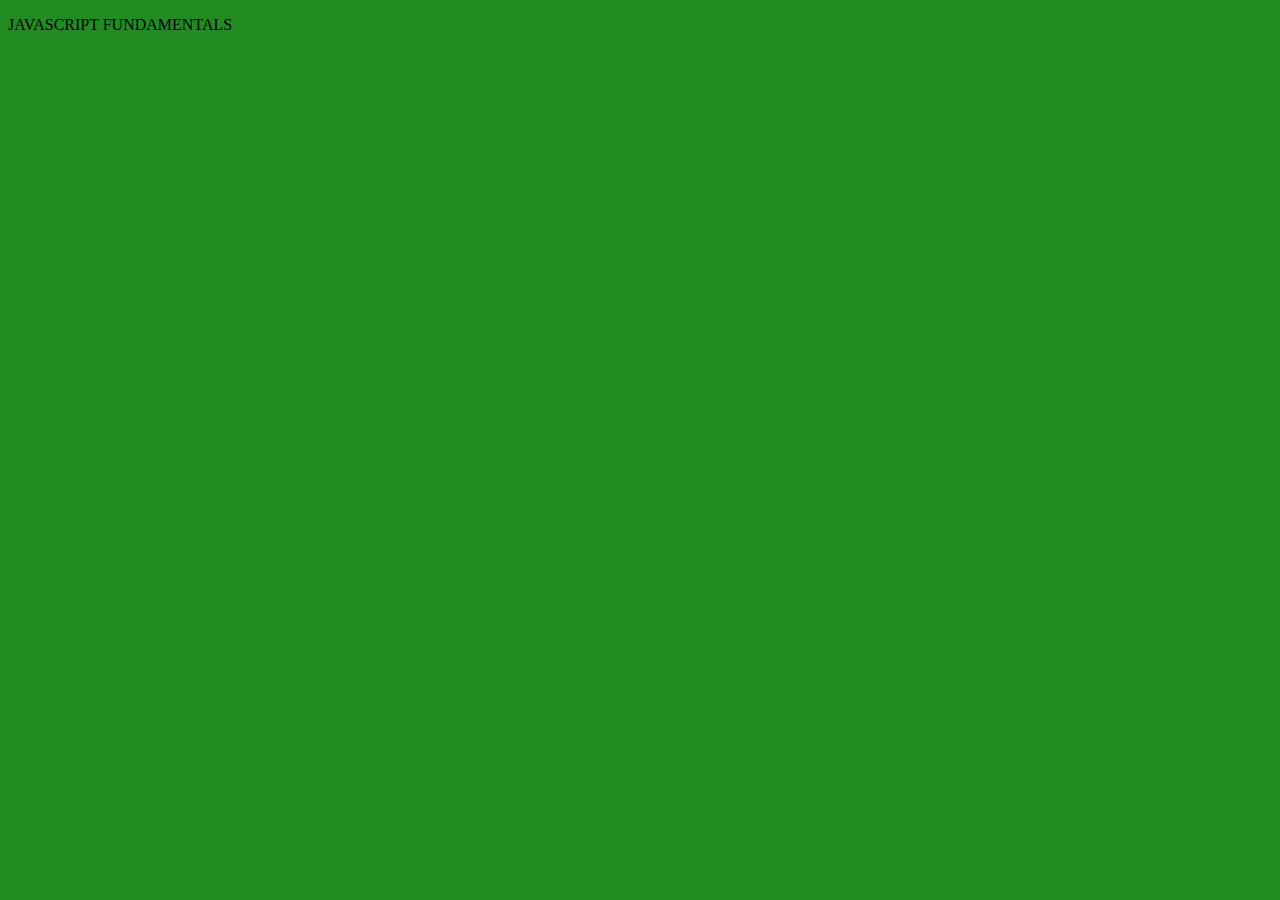
<file: index.html>
<!DOCTYPE html>
<html lang="en">
<head>
    <meta charset="UTF-8">
    <meta http-equiv="X-UA-Compatible" content="IE=edge">
    <meta name="viewport" content="width=device-width, initial-scale=1.0">
    <title>Document</title>
    <link rel="stylesheet" href="style.css">
    <script src="javascript.js"></script>
</head>
<body>
    <p>JAVASCRIPT FUNDAMENTALS</p>
</body>
</html>
</file>
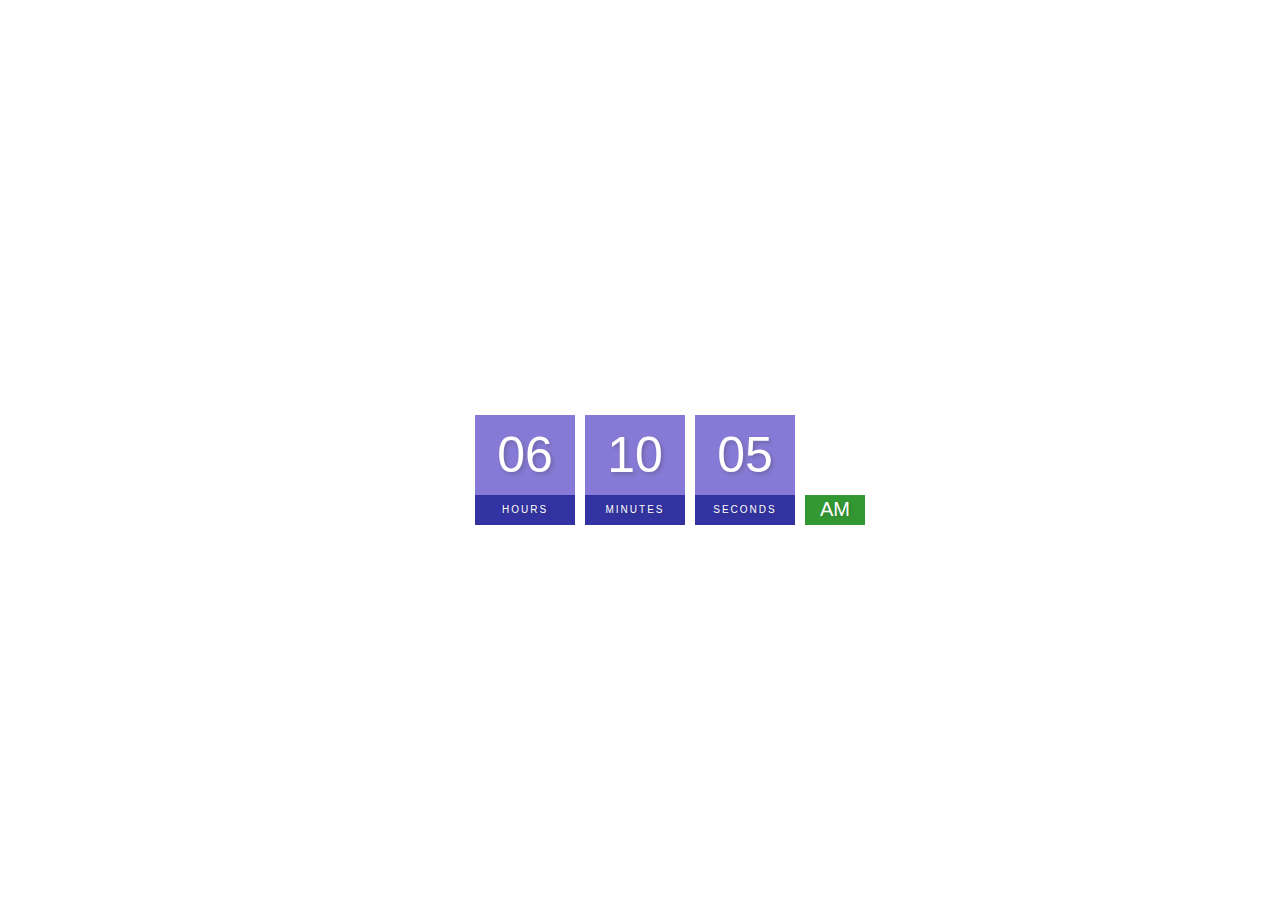
<file: Digital Clock/index.html>
<!DOCTYPE html>
<html lang="en">
  <head>
    <meta charset="UTF-8" />
    <meta http-equiv="X-UA-Compatible" content="IE=edge" />
    <meta name="viewport" content="width=device-width, initial-scale=1.0" />
    <title>Digital Clock</title>
    <link rel="stylesheet" href="style.css" />
  </head>
  <body>
    <h2>Digital Clock</h2>
    <div class="clock">
      <div>
        <span id="hour">00</span>
        <span class="text">Hours</span>
      </div>
      <div>
        <span id="minutes">00</span>
        <span class="text">Minutes</span>
      </div>
      <div>
        <span id="seconds">00</span>
        <span class="text">Seconds</span>
      </div>
      <div>
        <span id="ampm">AM</span>
      </div>
    </div>
    <script src="index.js"></script>
  </body>
</html>
</file>
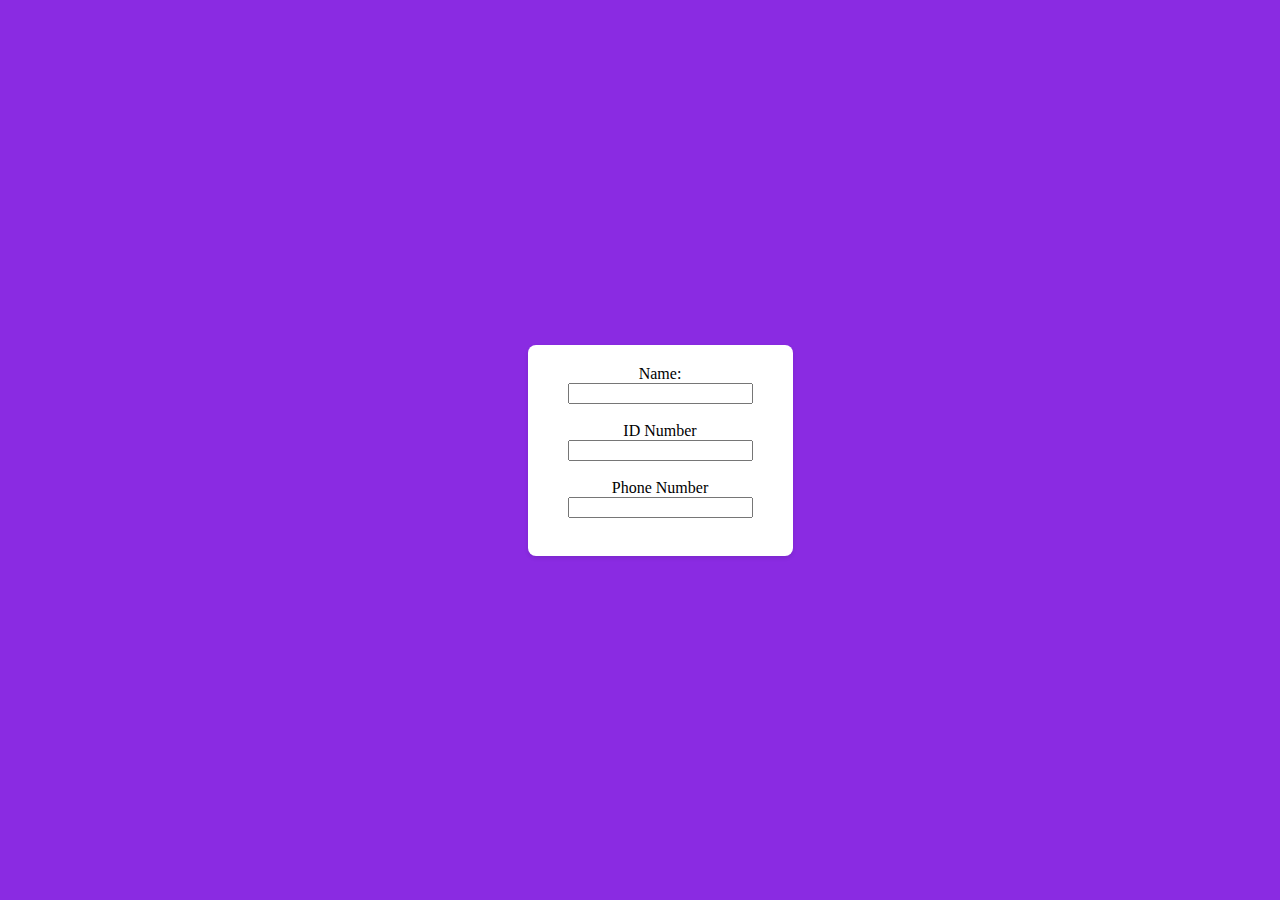
<file: E-Housing/index.html>
<!DOCTYPE html>
<html lang="en">
  <head>
    <meta charset="UTF-8" />
    <meta name="viewport" content="width=device-width, initial-scale=1.0" />
    <link rel="stylesheet" href="style.css" />
    <title>Document</title>
  </head>
  <body>
    <form class="form">
      <div class="register">
        <label>Name:</label><input type="text" /><br />
        <label>ID Number</label><input type="number" /><br />
        <label>Phone Number</label><input type="number" /><br />
      </div>
    </form>
    <script src="script.js"></script>
  </body>
</html>
</file>
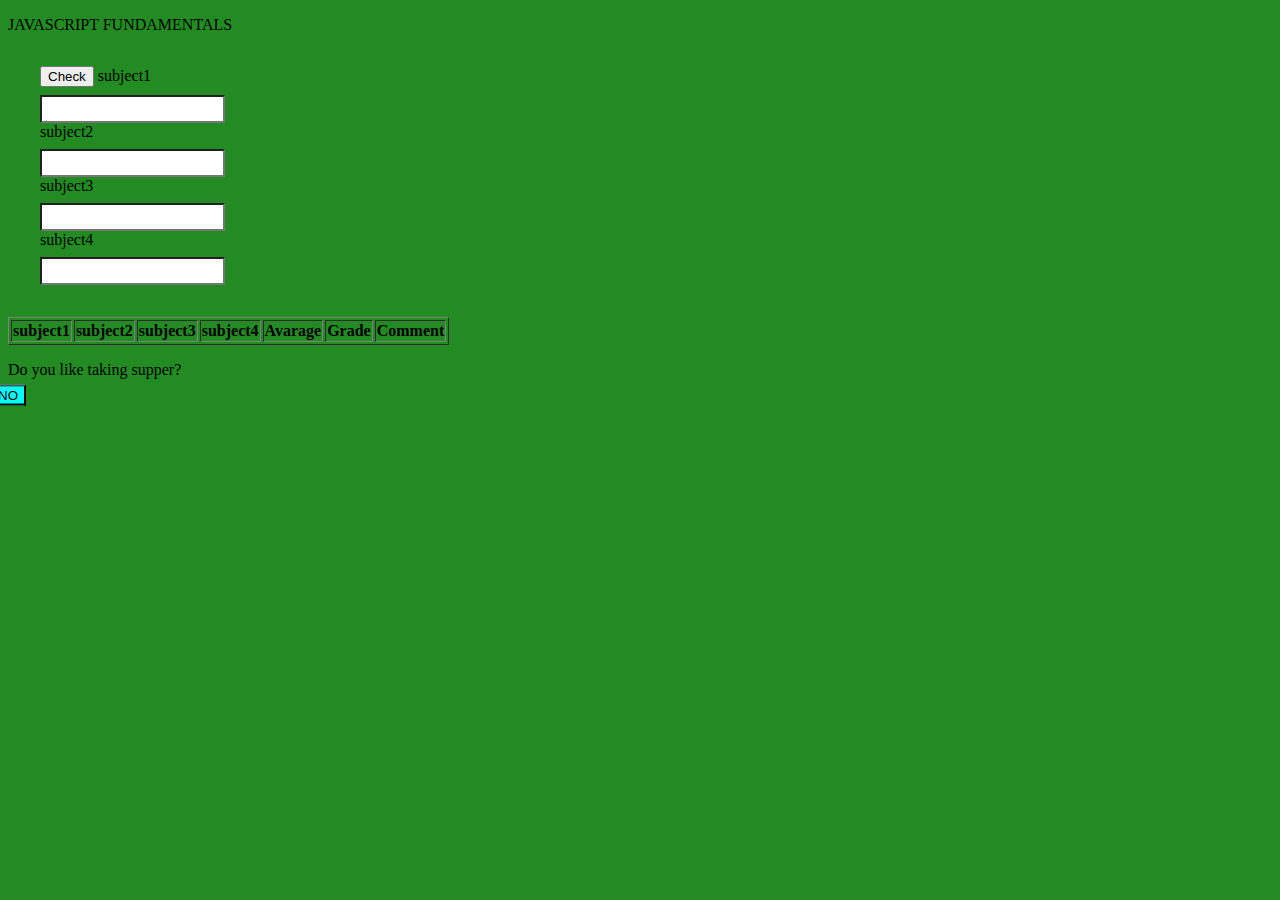
<file: Fundamentals-2/index.html>
<!DOCTYPE html>
<html lang="en">
  <head>
    <meta charset="UTF-8" />
    <meta http-equiv="X-UA-Compatible" content="IE=edge" />
    <meta name="viewport" content="width=device-width, initial-scale=1.0" />
    <title>Document</title>
    <link rel="stylesheet" href="style.css" />
    <script src="javascript.js"></script>
  </head>
  <body>
    <p>JAVASCRIPT FUNDAMENTALS</p>
    <div class="input">
      <button onclick="calcMarks()">Check</button>
      <label>subject1</label><input type="number" class="text" id="subject1" />
      <label>subject2</label><input type="number" class="text" id="subject2" />
      <label>subject3</label><input type="number" class="text" id="subject3" />
      <label>subject4</label><input type="number" class="text" id="subject4" />
    </div>
    <div>
      <table id="resultTable" border="1">
        <tr>
          <th>subject1</th>
          <th>subject2</th>
          <th>subject3</th>
          <th>subject4</th>
          <th>Avarage</th>
          <th>Grade</th>
          <th>Comment</th>
        </tr>
      </table>
    </div>
    <p>Do you like taking supper?</p>
    <p class="show hidden">I knew it</p>
    <button class="No" onclick="moveButton()">NO</button>
  </body>
</html>
</file>
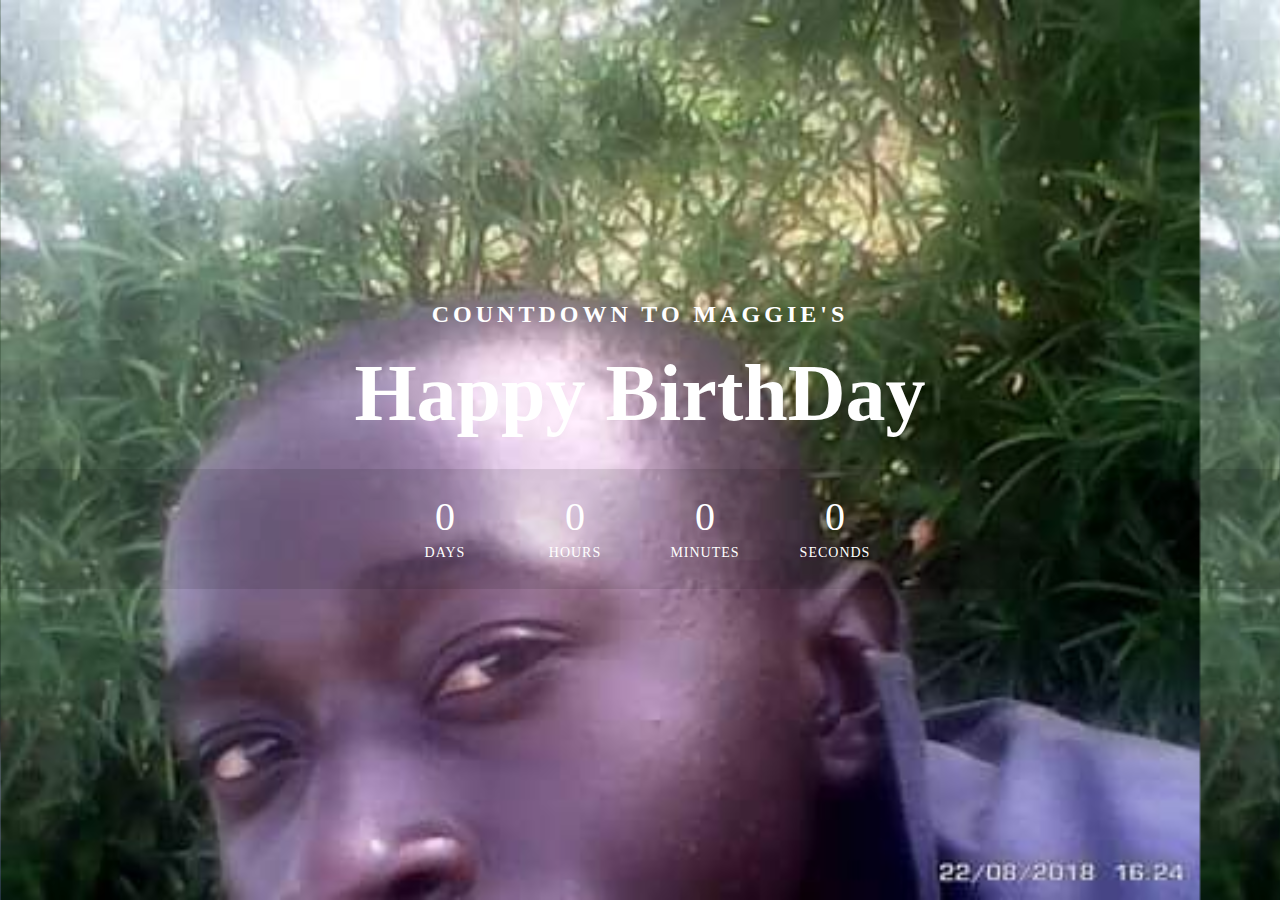
<file: Maggie/index.html>
<!DOCTYPE html>
<html lang="en">
  <head>
    <meta charset="UTF-8" />
    <meta http-equiv="X-UA-Compatible" content="IE=edge" />
    <meta name="viewport" content="width=device-width, initial-scale=1.0" />
    <title>New Year Countdown</title>
    <link rel="stylesheet" href="style.css" />
  </head>
  <body>
    <h2>Countdown to Maggie's</h2>
    <div class="year">Happy BirthDay</div>
    <div class="countdown">
      <div id="day">00</div>
      <div id="hour">00</div>
      <div id="minute">00</div>
      <div id="second">00</div>
    </div>
    <script src="index.js"></script>
  </body>
</html>
</file>
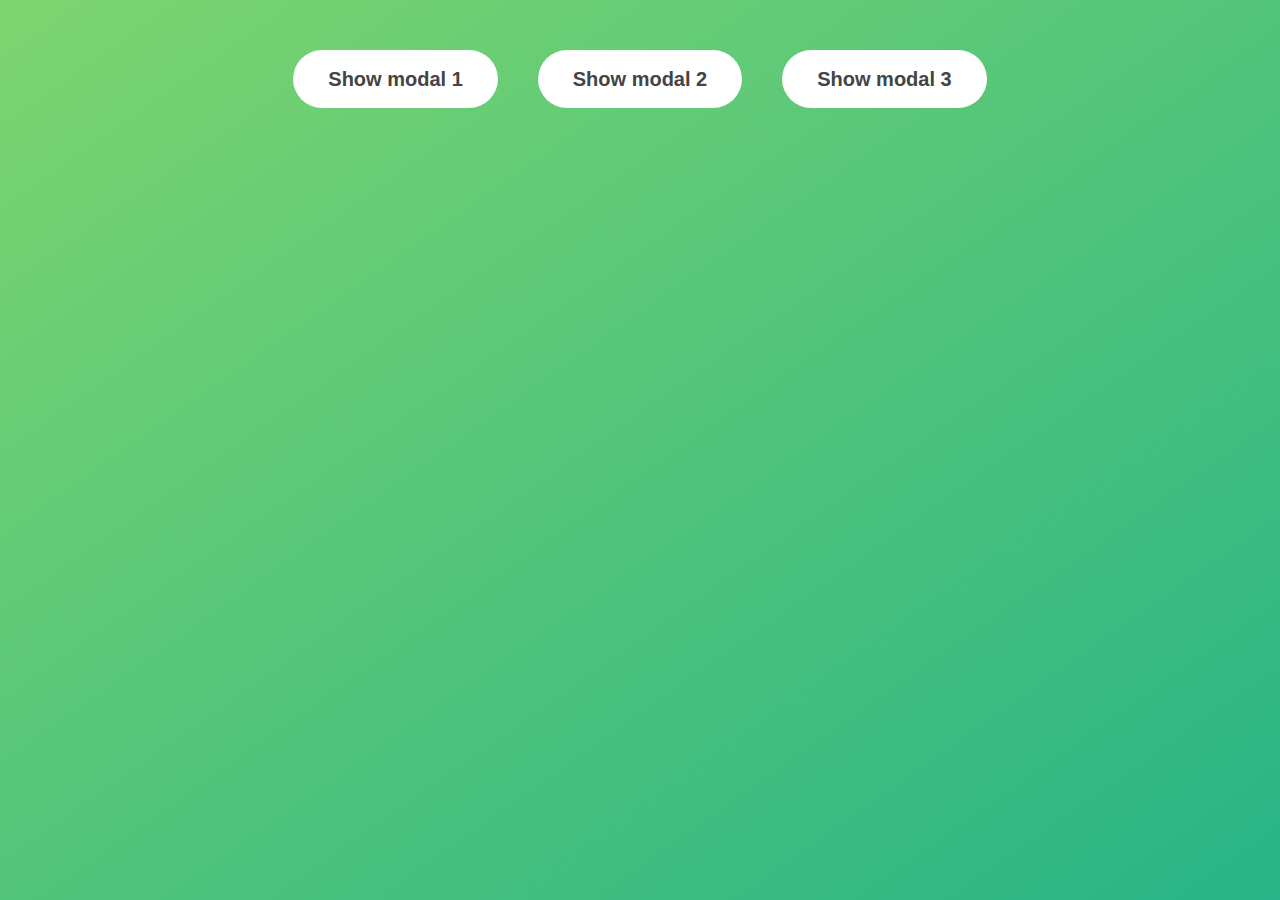
<file: Modal-window/index.html>
<!DOCTYPE html>
<html lang="en">
  <head>
    <meta charset="UTF-8" />
    <meta name="viewport" content="width=device-width, initial-scale=1.0" />
    <meta http-equiv="X-UA-Compatible" content="ie=edge" />
    <link rel="stylesheet" href="style.css" />
    <title>Modal window</title>
  </head>
  <body>
    <button class="show-modal">Show modal 1</button>
    <button class="show-modal">Show modal 2</button>
    <button class="show-modal">Show modal 3</button>

    <div class="modal hidden">
      <button class="close-modal">&times;</button>
      <h1>I'm a modal window 😍</h1>
      <p>
        Lorem ipsum dolor sit amet, consectetur adipisicing elit, sed do eiusmod
        tempor incididunt ut labore et dolore magna aliqua. Ut enim ad minim
        veniam, quis nostrud exercitation ullamco laboris nisi ut aliquip ex ea
        commodo consequat. Duis aute irure dolor in reprehenderit in voluptate
        velit esse cillum dolore eu fugiat nulla pariatur. Excepteur sint
        occaecat cupidatat non proident, sunt in culpa qui officia deserunt
        mollit anim id est laborum.
      </p>
    </div>
    <div class="overlay hidden"></div>

    <script src="script.js"></script>
  </body>
</html>
</file>
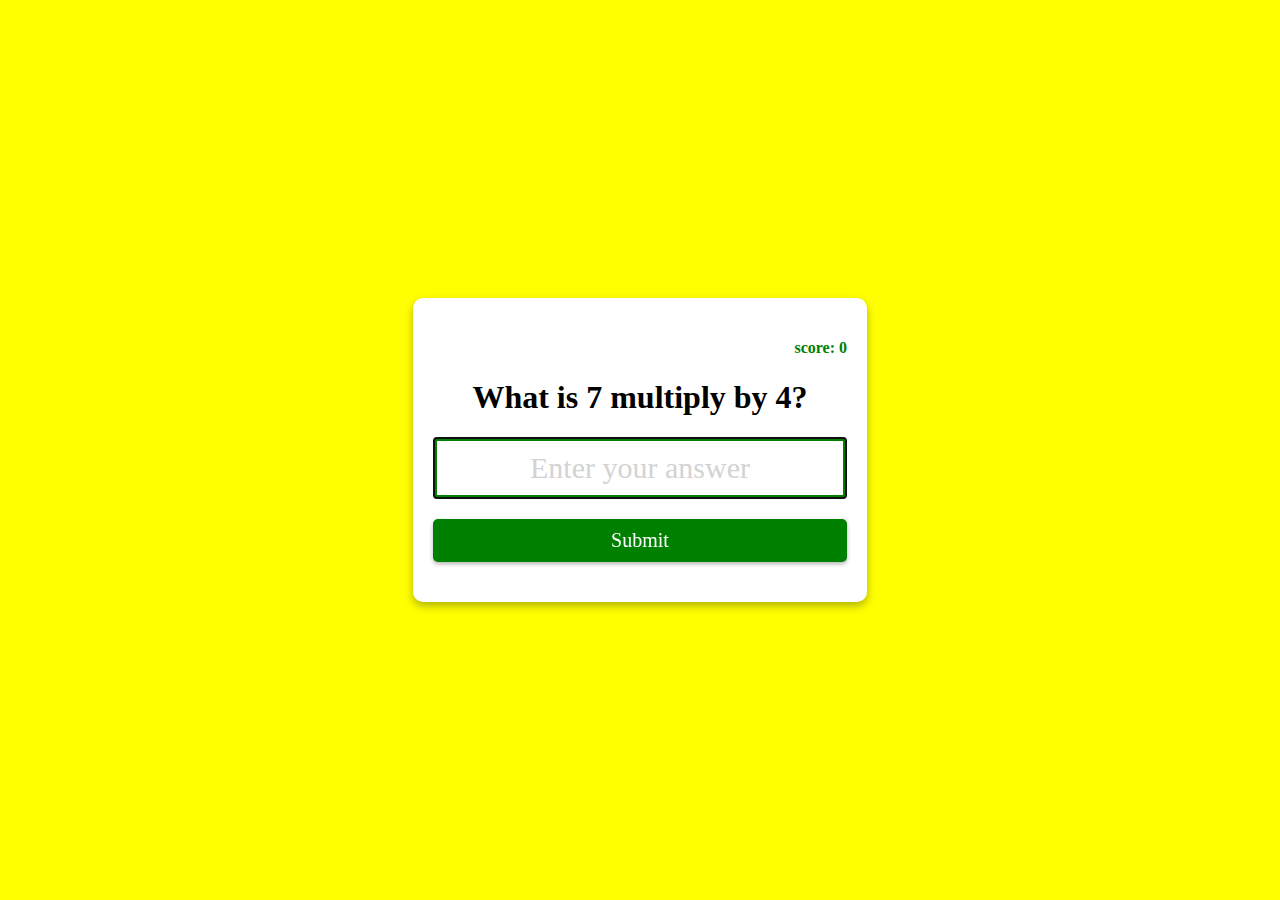
<file: Multiplication-App/index.html>
<!DOCTYPE html>
<html lang="en">
  <head>
    <meta charset="UTF-8" />
    <meta http-equiv="X-UA-Compatible" content="IE=edge" />
    <meta name="viewport" content="width=device-width, initial-scale=1.0" />
    <title>Multiplication App</title>
    <link rel="stylesheet" href="style.css" />
  </head>
  <body>
    <form class="form" id="form">
      <h4 class="score" id="score">score: 0</h4>
      <h1 id="question">What is 1 multiply by 1?</h1>
      <input
        type="text"
        class="input"
        id="input"
        placeholder="Enter your answer"
        autofocus
        autocomplete="off"
      />
      <button type="submit" class="btn">Submit</button>
    </form>
    <script src="index.js"></script>
  </body>
</html>
</file>
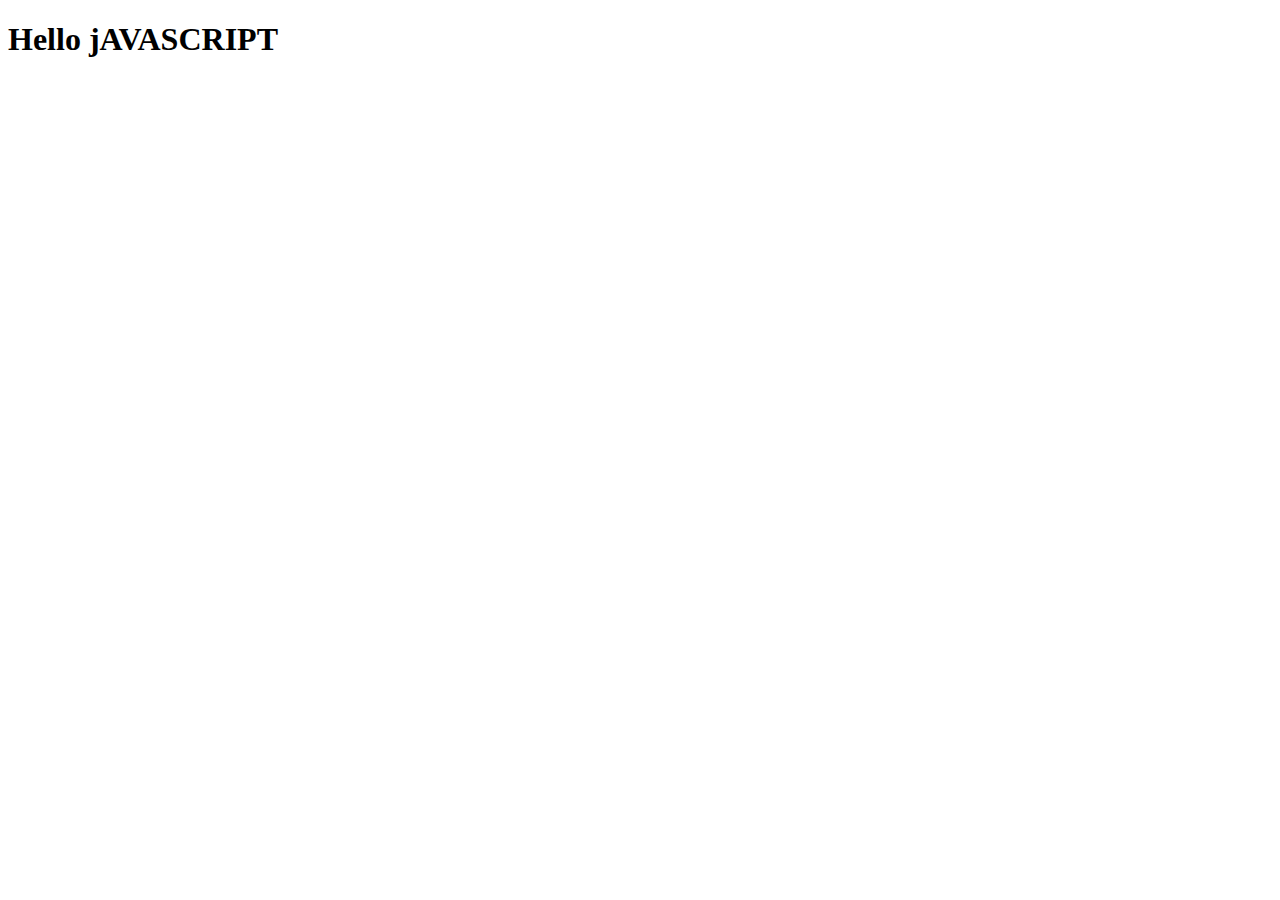
<file: OOP(Prototype)/index.html>
<!DOCTYPE html>
<html lang="en">
<head>
    <meta charset="UTF-8">
    <meta http-equiv="X-UA-Compatible" content="IE=edge">
    <meta name="viewport" content="width=device-width, initial-scale=1.0">
    <title>Document</title>
</head>
<body>
    <h1>Hello jAVASCRIPT</h1>
    <script src="hello.js"></script>
</body>
</html>
</file>
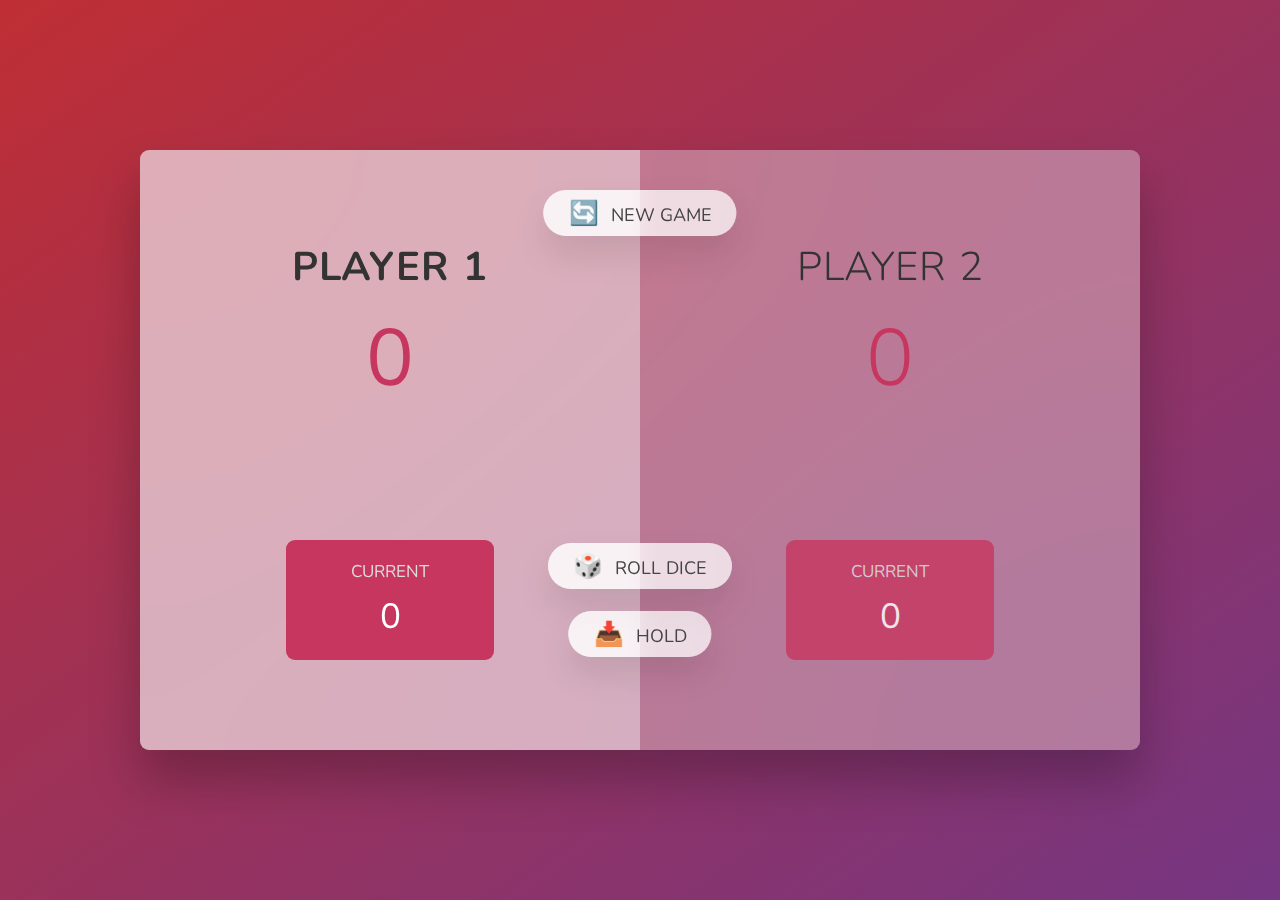
<file: Pig Game/index.html>
<!DOCTYPE html>
<html lang="en">
  <head>
    <meta charset="UTF-8" />
    <meta name="viewport" content="width=device-width, initial-scale=1.0" />
    <meta http-equiv="X-UA-Compatible" content="ie=edge" />
    <link rel="stylesheet" href="style.css" />
    <title>Pig Game</title>
  </head>
  <body>
    <main>
      <section class="player player--0 player--active">
        <h2 class="name" id="name--0">Player 1</h2>
        <p class="score" id="score--0">43</p>
        <div class="current">
          <p class="current-label">Current</p>
          <p class="current-score" id="current--0">0</p>
        </div>
      </section>
      <section class="player player--1">
        <h2 class="name" id="name--1">Player 2</h2>
        <p class="score" id="score--1">24</p>
        <div class="current">
          <p class="current-label">Current</p>
          <p class="current-score" id="current--1">0</p>
        </div>
      </section>

      <img src="dice-5.png" alt="Playing dice" class="dice" />
      <button class="btn btn--new">🔄 New game</button>
      <button class="btn btn--roll">🎲 Roll dice</button>
      <button class="btn btn--hold">📥 Hold</button>
    </main>
    <script src="script.js"></script>
  </body>
</html>
</file>
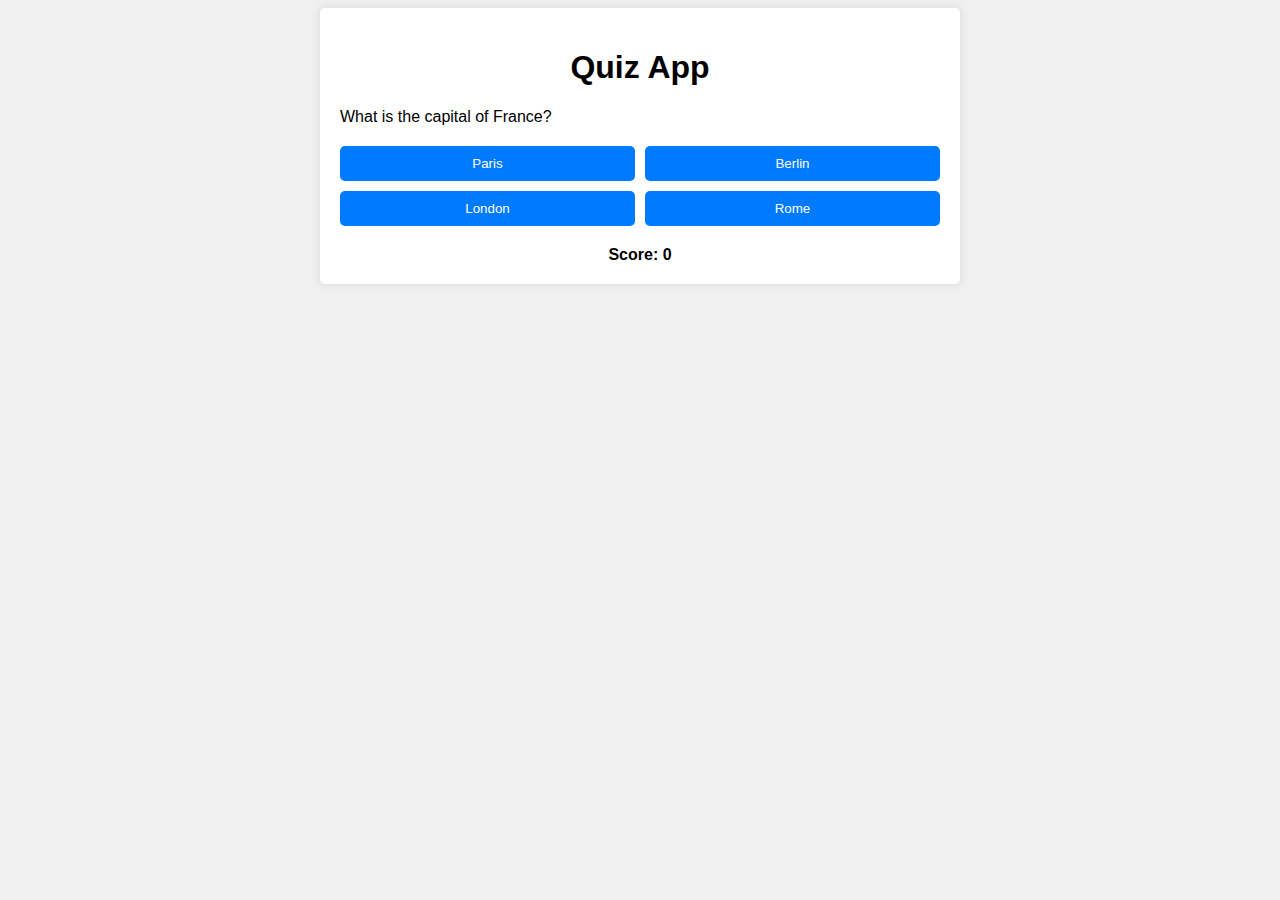
<file: Quiz App/index.html>
<!DOCTYPE html>
<html>
  <head>
    <title>Quiz App</title>
    <link rel="stylesheet" href="style.css" />
  </head>
  <body>
    <div class="quiz-container">
      <h1>Quiz App</h1>
      <div id="question"></div>
      <div id="options">
        <button onclick="checkAnswer(0)"></button>
        <button onclick="checkAnswer(1)"></button>
        <button onclick="checkAnswer(2)"></button>
        <button onclick="checkAnswer(3)"></button>
      </div>
      <div id="score">Score: 0</div>
    </div>

    <script src="script.js"></script>
  </body>
</html>
</file>
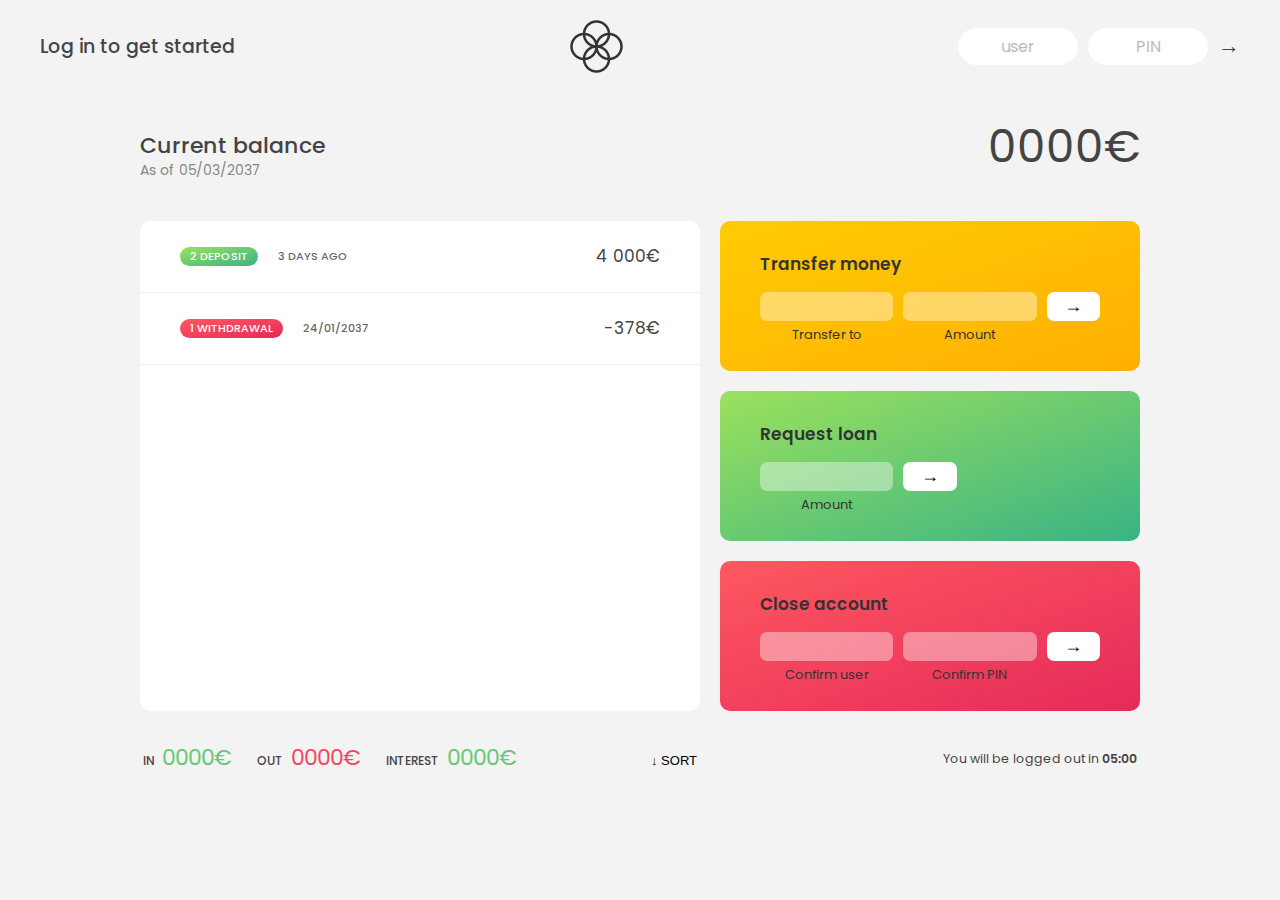
<file: Fundamentals-2/Arrays/index.html>
<!DOCTYPE html>
<html lang="en">
  <head>
    <meta charset="UTF-8" />
    <meta name="viewport" content="width=device-width, initial-scale=1.0" />
    <meta http-equiv="X-UA-Compatible" content="ie=edge" />
    <link rel="shortcut icon" type="image/png" href="/icon.png" />

    <link
      href="https://fonts.googleapis.com/css?family=Poppins:400,500,600&display=swap"
      rel="stylesheet"
    />

    <link rel="stylesheet" href="style.css" />
    <title>Bankist</title>
  </head>
  <body>
    <!-- TOP NAVIGATION -->
    <nav>
      <p class="welcome">Log in to get started</p>
      <img src="logo.png" alt="Logo" class="logo" />
      <form class="login">
        <input
          type="text"
          placeholder="user"
          class="login__input login__input--user"
        />
        <!-- In practice, use type="password" -->
        <input
          type="text"
          placeholder="PIN"
          maxlength="4"
          class="login__input login__input--pin"
        />
        <button class="login__btn">&rarr;</button>
      </form>
    </nav>

    <main class="app">
      <!-- BALANCE -->
      <div class="balance">
        <div>
          <p class="balance__label">Current balance</p>
          <p class="balance__date">
            As of <span class="date">05/03/2037</span>
          </p>
        </div>
        <p class="balance__value">0000€</p>
      </div>

      <!-- MOVEMENTS -->
      <div class="movements">
        <div class="movements__row">
          <div class="movements__type movements__type--deposit">2 deposit</div>
          <div class="movements__date">3 days ago</div>
          <div class="movements__value">4 000€</div>
        </div>
        <div class="movements__row">
          <div class="movements__type movements__type--withdrawal">
            1 withdrawal
          </div>
          <div class="movements__date">24/01/2037</div>
          <div class="movements__value">-378€</div>
        </div>
      </div>

      <!-- SUMMARY -->
      <div class="summary">
        <p class="summary__label">In</p>
        <p class="summary__value summary__value--in">0000€</p>
        <p class="summary__label">Out</p>
        <p class="summary__value summary__value--out">0000€</p>
        <p class="summary__label">Interest</p>
        <p class="summary__value summary__value--interest">0000€</p>
        <button class="btn--sort">&downarrow; SORT</button>
      </div>

      <!-- OPERATION: TRANSFERS -->
      <div class="operation operation--transfer">
        <h2>Transfer money</h2>
        <form class="form form--transfer">
          <input type="text" class="form__input form__input--to" />
          <input type="number" class="form__input form__input--amount" />
          <button class="form__btn form__btn--transfer">&rarr;</button>
          <label class="form__label">Transfer to</label>
          <label class="form__label">Amount</label>
        </form>
      </div>

      <!-- OPERATION: LOAN -->
      <div class="operation operation--loan">
        <h2>Request loan</h2>
        <form class="form form--loan">
          <input type="number" class="form__input form__input--loan-amount" />
          <button class="form__btn form__btn--loan">&rarr;</button>
          <label class="form__label form__label--loan">Amount</label>
        </form>
      </div>

      <!-- OPERATION: CLOSE -->
      <div class="operation operation--close">
        <h2>Close account</h2>
        <form class="form form--close">
          <input type="text" class="form__input form__input--user" />
          <input
            type="password"
            maxlength="6"
            class="form__input form__input--pin"
          />
          <button class="form__btn form__btn--close">&rarr;</button>
          <label class="form__label">Confirm user</label>
          <label class="form__label">Confirm PIN</label>
        </form>
      </div>

      <!-- LOGOUT TIMER -->
      <p class="logout-timer">
        You will be logged out in <span class="timer">05:00</span>
      </p>
    </main>

    <!-- <footer>&copy; by Jonas Schmedtmann. Don't claim as your own :)</footer> -->

    <script src="script.js"></script>
  </body>
</html>
</file>
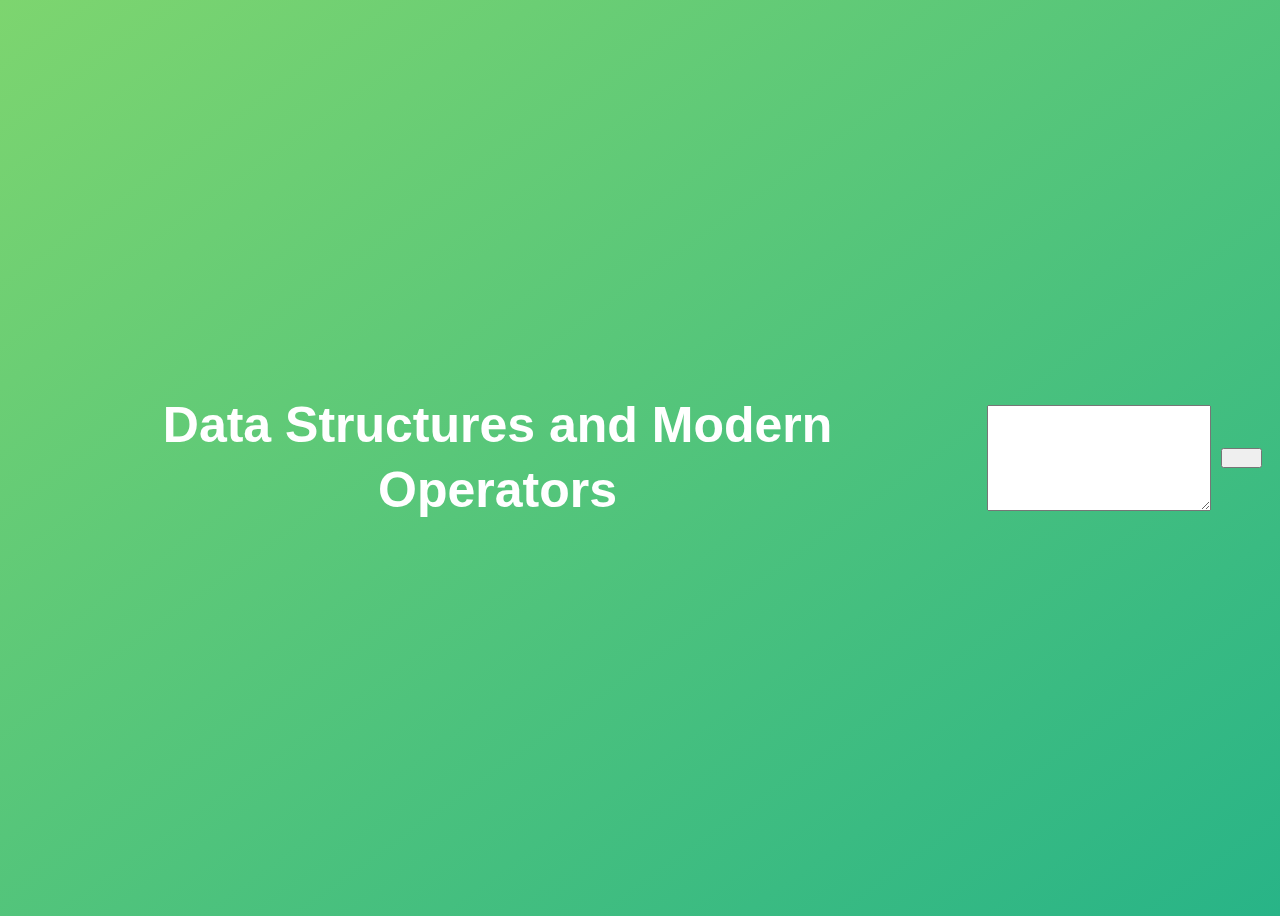
<file: Fundamentals-2/Data Structure/index.html>
<!DOCTYPE html>
<html lang="en">
  <head>
    <meta charset="UTF-8" />
    <meta name="viewport" content="width=device-width, initial-scale=1.0" />
    <meta http-equiv="X-UA-Compatible" content="ie=edge" />
    <title>Data Structures and Modern Operators</title>
    <style>
      body {
        height: 100vh;
        display: flex;
        align-items: center;
        background: linear-gradient(to top left, #28b487, #7dd56f);
      }
      h1 {
        font-family: sans-serif;
        font-size: 50px;
        line-height: 1.3;
        width: 100%;
        padding: 30px;
        text-align: center;
        color: white;
      }
      button {
        width: 50px;
        height: 20px;
        margin: 10px;
      }
      textarea {
        width: 300px;
        height: 100px;
      }
    </style>
  </head>
  <body>
    <h1>Data Structures and Modern Operators</h1>
    <script src="script.js"></script>
  </body>
</html>
</file>
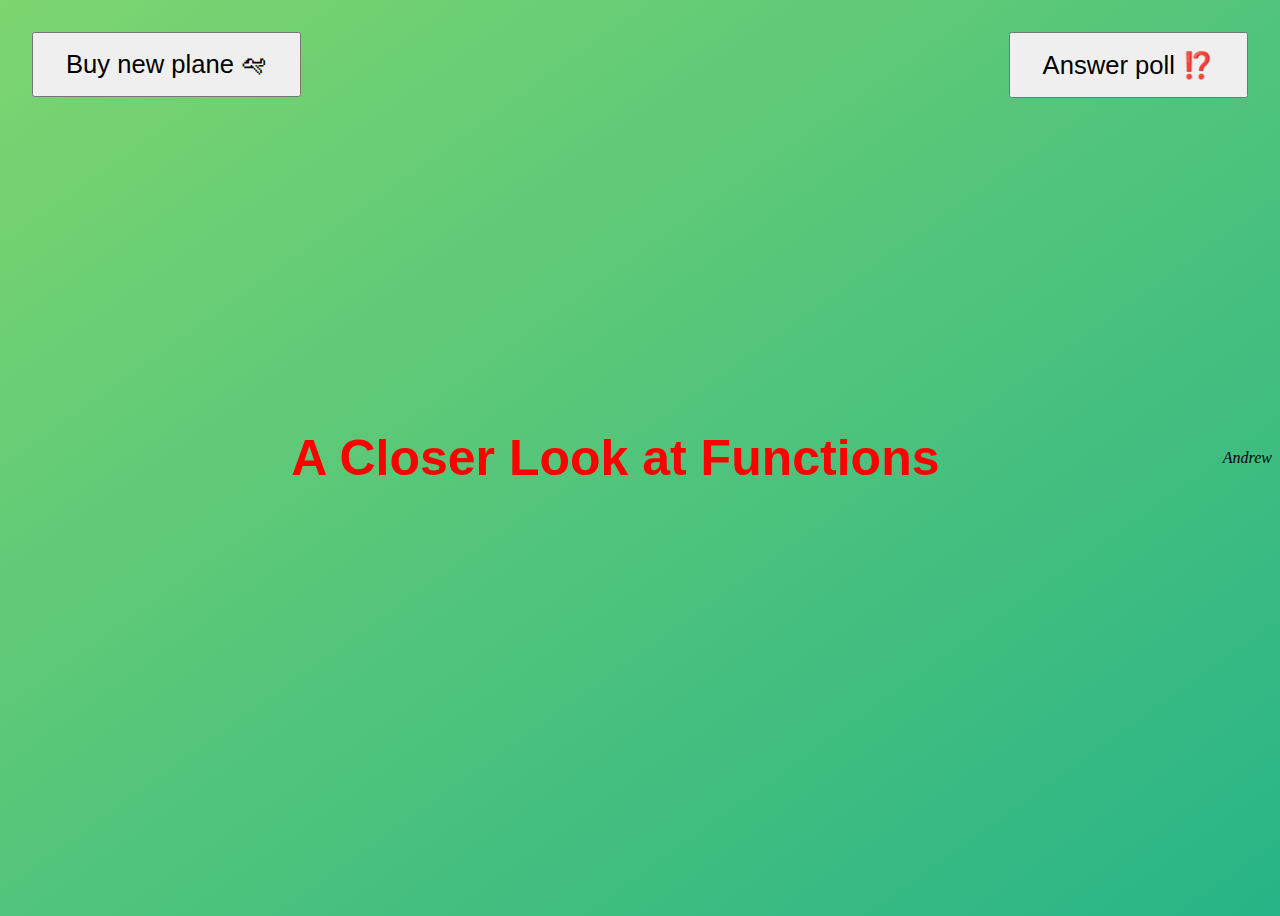
<file: Fundamentals-2/Functions/index.html>
<!DOCTYPE html>
<html lang="en">
  <head>
    <meta charset="UTF-8" />
    <meta name="viewport" content="width=device-width, initial-scale=1.0" />
    <meta http-equiv="X-UA-Compatible" content="ie=edge" />
    <title>A Closer Look at Functions</title>
    <style>
      body {
        height: 100vh;
        display: flex;
        align-items: center;
        background: linear-gradient(to top left, #28b487, #7dd56f);
      }
      h1 {
        font-family: sans-serif;
        font-size: 50px;
        line-height: 1.3;
        width: 100%;
        padding: 30px;
        text-align: center;
        color: white;
      }
      .buy,
      .poll {
        font-size: 1.6rem;
        padding: 1rem 2rem;
        position: absolute;
        top: 2rem;
      }
      .buy {
        left: 2rem;
      }
      .poll {
        right: 2rem;
      }
    </style>
  </head>
  <body>
    <h1>A Closer Look at Functions</h1>
    <button class="buy">Buy new plane 🛩</button>
    <button class="poll">Answer poll ⁉️</button>
    <cite>Andrew</cite>
    <script src="script.js"></script>
  </body>
</html>
</file>
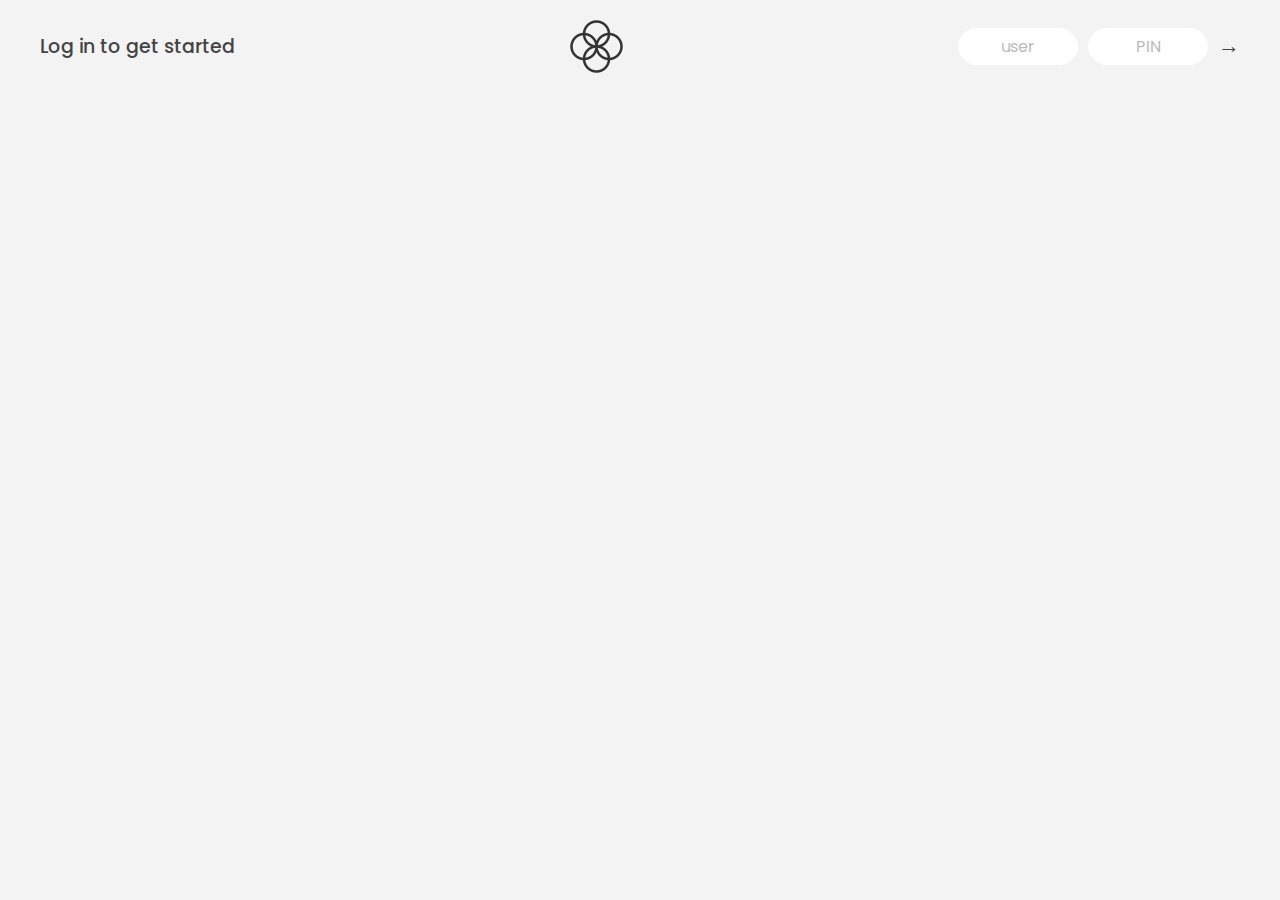
<file: Fundamentals-2/Numbers And Dates/index.html>
<!DOCTYPE html>
<html lang="en">
  <head>
    <meta charset="UTF-8" />
    <meta name="viewport" content="width=device-width, initial-scale=1.0" />
    <meta http-equiv="X-UA-Compatible" content="ie=edge" />
    <link rel="shortcut icon" type="image/png" href="/icon.png" />

    <link
      href="https://fonts.googleapis.com/css?family=Poppins:400,500,600&display=swap"
      rel="stylesheet"
    />

    <link rel="stylesheet" href="style.css" />
    <title>Bankist</title>
  </head>
  <body>
    <!-- TOP NAVIGATION -->
    <nav>
      <p class="welcome">Log in to get started</p>
      <img src="logo.png" alt="Logo" class="logo" />
      <form class="login">
        <input
          type="text"
          placeholder="user"
          class="login__input login__input--user"
        />
        <!-- In practice, use type="password" -->
        <input
          type="text"
          placeholder="PIN"
          maxlength="4"
          class="login__input login__input--pin"
        />
        <button class="login__btn">&rarr;</button>
      </form>
    </nav>

    <main class="app">
      <!-- BALANCE -->
      <div class="balance">
        <div>
          <p class="balance__label">Current balance</p>
          <p class="balance__date">
            As of <span class="date">05/03/2037</span>
          </p>
        </div>
        <p class="balance__value">0000€</p>
      </div>

      <!-- MOVEMENTS -->
      <div class="movements">
        <div class="movements__row">
          <div class="movements__type movements__type--deposit">2 deposit</div>
          <div class="movements__date">3 days ago</div>
          <div class="movements__value">4 000€</div>
        </div>
        <div class="movements__row">
          <div class="movements__type movements__type--withdrawal">
            1 withdrawal
          </div>
          <div class="movements__date">24/01/2037</div>
          <div class="movements__value">-378€</div>
        </div>
      </div>

      <!-- SUMMARY -->
      <div class="summary">
        <p class="summary__label">In</p>
        <p class="summary__value summary__value--in">0000€</p>
        <p class="summary__label">Out</p>
        <p class="summary__value summary__value--out">0000€</p>
        <p class="summary__label">Interest</p>
        <p class="summary__value summary__value--interest">0000€</p>
        <button class="btn--sort">&downarrow; SORT</button>
      </div>

      <!-- OPERATION: TRANSFERS -->
      <div class="operation operation--transfer">
        <h2>Transfer money</h2>
        <form class="form form--transfer">
          <input type="text" class="form__input form__input--to" />
          <input type="number" class="form__input form__input--amount" />
          <button class="form__btn form__btn--transfer">&rarr;</button>
          <label class="form__label">Transfer to</label>
          <label class="form__label">Amount</label>
        </form>
      </div>

      <!-- OPERATION: LOAN -->
      <div class="operation operation--loan">
        <h2>Request loan</h2>
        <form class="form form--loan">
          <input type="number" class="form__input form__input--loan-amount" />
          <button class="form__btn form__btn--loan">&rarr;</button>
          <label class="form__label form__label--loan">Amount</label>
        </form>
      </div>

      <!-- OPERATION: CLOSE -->
      <div class="operation operation--close">
        <h2>Close account</h2>
        <form class="form form--close">
          <input type="text" class="form__input form__input--user" />
          <input
            type="password"
            maxlength="6"
            class="form__input form__input--pin"
          />
          <button class="form__btn form__btn--close">&rarr;</button>
          <label class="form__label">Confirm user</label>
          <label class="form__label">Confirm PIN</label>
        </form>
      </div>

      <!-- LOGOUT TIMER -->
      <p class="logout-timer">
        You will be logged out in <span class="timer">05:00</span>
      </p>
    </main>

    <!-- <footer>
      &copy; by Jonas Schmedtmann. Don't claim as your own :)
    </footer> -->

    <script src="script.js"></script>
  </body>
</html>
</file>
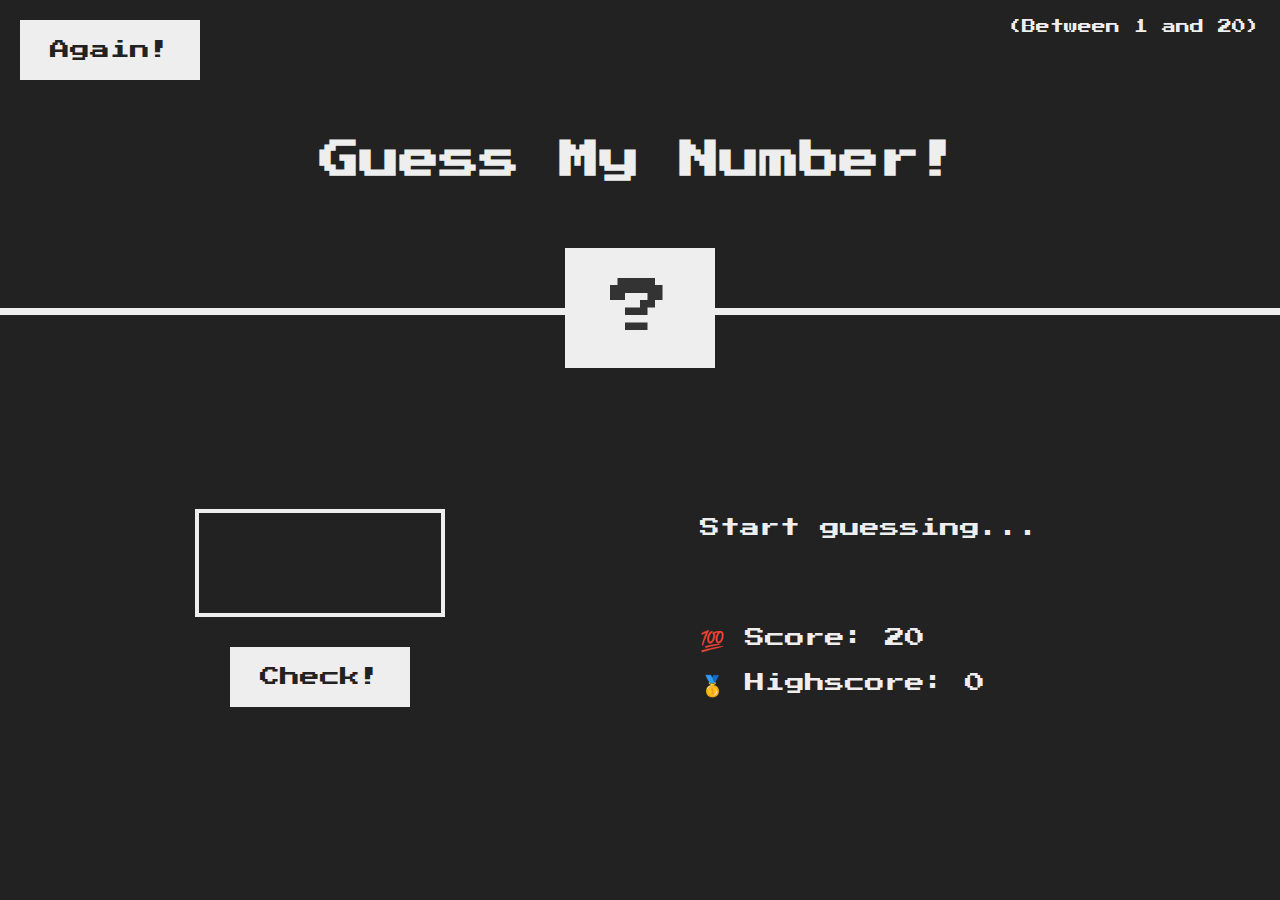
<file: Guess-Number/guess-number.html>
<!DOCTYPE html>
<html lang="en">
  <head>
    <meta charset="UTF-8" />
    <meta name="viewport" content="width=device-width, initial-scale=1.0" />
    <meta http-equiv="X-UA-Compatible" content="ie=edge" />
    <link rel="stylesheet" href="guess-number.css" />
    <title>Guess My Number!</title>
  </head>
  <body>
    <header>
      <h1>Guess My Number!</h1>
      <p class="between">(Between 1 and 20)</p>
      <button class="btn again">Again!</button>
      <div class="number">?</div>
    </header>
    <main>
      <section class="left">
        <input type="number" class="guess" />
        <button class="btn check">Check!</button>
      </section>
      <section class="right">
        <p class="message">Start guessing...</p>
        <p class="label-score">💯 Score: <span class="score">20</span></p>
        <p class="label-highscore">
          🥇 Highscore: <span class="highscore">0</span>
        </p>
      </section>
    </main>
    <script src="gues-number.js"></script>
  </body>
</html>
</file>
<file: style.css>
body{
    background-color:forestgreen ;
}
</file>
<file: Digital Clock/style.css>
body {
  margin: 0;
  font-family: sans-serif;
  display: flex;
  flex-direction: column;
  align-items: center;
  height: 100vh;
  justify-content: center;
  background: url("https://images.unsplash.com/photo-1499002238440-d264edd596ec?ixlib=rb-1.2.1&ixid=MnwxMjA3fDB8MHxwaG90by1wYWdlfHx8fGVufDB8fHx8&auto=format&fit=crop&w=1470&q=80");
  background-size: cover;
  overflow: hidden;
}

h2 {
  text-transform: uppercase;
  letter-spacing: 4px;
  font-size: 14px;
  text-align: center;
  color: white;
}

.clock {
  display: flex;
}

.clock div {
  margin: 5px;
  position: relative;
}

.clock span {
  width: 100px;
  height: 80px;
  background: slateblue;
  opacity: 0.8;
  color: white;
  display: flex;
  justify-content: center;
  align-items: center;
  font-size: 50px;
  text-shadow: 2px 2px 4px rgba(0, 0, 0, 0.3);
}

.clock .text {
  height: 30px;
  font-size: 10px;
  text-transform: uppercase;
  letter-spacing: 2px;
  background: darkblue;
  opacity: 0.8;
}

.clock #ampm {
  bottom: 0;
  position: absolute;
  width: 60px;
  height: 30px;
  font-size: 20px;
  background: green;
}
</file>
<file: E-Housing/style.css>
body {
  margin: 0;
  padding: 0;
  display: flex;
  justify-content: center;
  align-items: center;
  min-height: 100vh;
  background-color: blueviolet;
}
.register {
  display: flex;
  align-items: center;
  flex-direction: column;
  background-color: white;
  padding: 20px;
  border-radius: 8px;
  box-shadow: 0 2px 4px rgba(0, 0, 0, 0.1);
  max-width: 400px; /* Adjust the width as needed */
  width: 100%;
}
</file>
<file: Fundamentals-2/style.css>
body {
  background-color: forestgreen;
}
.input {
  margin: 2rem;
  align-items: center;
}
.text {
  margin-top: 0.5rem;
  align-items: center;
  text-align: center;
  display: flex;
  border-radius: 0.5%;
  padding-bottom: 0.5rem;
}
.No {
  background-color: aqua;
  cursor: pointer;
  position: absolute;
  transform: translate(-50%, -50%);
}
.hidden {
  display: none;
}
</file>
<file: Maggie/style.css>
body {
  margin: 0;
  display: flex;
  flex-direction: column;
  align-items: center;
  height: 100vh;
  justify-content: center;
  font-family: cursive;
  background-color: slateblue;
  overflow: hidden;
  background-image: url(logo2.jpg);
  background-size: contain;
}

h2 {
  color: white;
  text-align: center;
  text-transform: uppercase;
  letter-spacing: 4px;
}

.year {
  font-size: 5em;
  color: white;
  font-weight: bold;
}

.countdown {
  margin: 30px;
  background-color: rgba(0, 0, 0, 0.1);
  width: 100%;
  color: white;
  height: 120px;
  display: flex;
  justify-content: center;
  align-items: center;
}

.countdown div {
  margin: 0 15px;
  font-size: 2.5em;
  font-weight: 500;
  margin-top: -25px;
  position: relative;
  text-align: center;
  width: 100px;
}

.countdown div::before {
  content: "";
  position: absolute;
  bottom: -30px;
  left: 0;
  font-size: 0.35em;
  line-height: 35px;
  text-transform: uppercase;
  letter-spacing: 1px;
  font-weight: 500;
  width: 100%;
  height: 35px;
}

.countdown #day::before {
  content: "Days";
}
.countdown #hour::before {
  content: "Hours";
}
.countdown #minute::before {
  content: "Minutes";
}
.countdown #second::before {
  content: "Seconds";
}
</file>
<file: Modal-window/style.css>
* {
  margin: 0;
  padding: 0;
  box-sizing: inherit;
}

html {
  font-size: 62.5%;
  box-sizing: border-box;
}

body {
  font-family: sans-serif;
  color: #333;
  line-height: 1.5;
  height: 100vh;
  position: relative;
  display: flex;
  align-items: flex-start;
  justify-content: center;
  background: linear-gradient(to top left, #28b487, #7dd56f);
}

.show-modal {
  font-size: 2rem;
  font-weight: 600;
  padding: 1.75rem 3.5rem;
  margin: 5rem 2rem;
  border: none;
  background-color: #fff;
  color: #444;
  border-radius: 10rem;
  cursor: pointer;
}

.close-modal {
  position: absolute;
  top: 1.2rem;
  right: 2rem;
  font-size: 5rem;
  color: #333;
  cursor: pointer;
  border: none;
  background: none;
}

h1 {
  font-size: 2.5rem;
  margin-bottom: 2rem;
}

p {
  font-size: 1.8rem;
}

/* -------------------------- */
/* CLASSES TO MAKE MODAL WORK */
.hidden {
  display: none;
}

.modal {
  position: absolute;
  top: 50%;
  left: 50%;
  transform: translate(-50%, -50%);
  width: 70%;

  background-color: white;
  padding: 6rem;
  border-radius: 5px;
  box-shadow: 0 3rem 5rem rgba(0, 0, 0, 0.3);
  z-index: 10;
}

.overlay {
  position: absolute;
  top: 0;
  left: 0;
  width: 100%;
  height: 100%;
  background-color: rgba(0, 0, 0, 0.6);
  backdrop-filter: blur(3px);
  z-index: 5;
}
</file>
<file: Multiplication-App/style.css>
body {
  margin: 0;
  display: flex;
  justify-content: center;
  height: 100vh;
  align-items: center;
  text-align: center;
  background-color: yellow;
  font-family: cursive;
}

.form {
  background-color: white;
  padding: 20px;
  box-shadow: 0 4px 8px rgba(0, 0, 0, 0.3);
  border-radius: 10px;
  margin: 10px;
}

.input {
  display: block;
  width: 100%;
  box-sizing: border-box;
  font-size: 30px;
  text-align: center;
  padding: 10px;
  border: solid 4px green;
  color: green;
}

.input::placeholder {
  color: lightgray;
  font-family: cursive;
}

.btn {
  background-color: green;
  color: white;
  border: none;
  display: block;
  width: 100%;
  padding: 10px;
  font-size: 20px;
  font-family: cursive;
  margin: 20px 0;
  border-radius: 5px;
  box-shadow: 0 2px 4px rgba(0, 0, 0, 0.3);
  cursor: pointer;
}

.btn:hover {
  filter: brightness(0.9);
}

.score {
  color: green;
  text-align: right;
}
</file>
<file: Pig Game/style.css>
@import url('https://fonts.googleapis.com/css2?family=Nunito&display=swap');

* {
  margin: 0;
  padding: 0;
  box-sizing: inherit;
}

html {
  font-size: 62.5%;
  box-sizing: border-box;
}

body {
  font-family: 'Nunito', sans-serif;
  font-weight: 400;
  height: 100vh;
  color: #333;
  background-image: linear-gradient(to top left, #753682 0%, #bf2e34 100%);
  display: flex;
  align-items: center;
  justify-content: center;
}

/* LAYOUT */
main {
  position: relative;
  width: 100rem;
  height: 60rem;
  background-color: rgba(255, 255, 255, 0.35);
  backdrop-filter: blur(200px);
  filter: blur();
  box-shadow: 0 3rem 5rem rgba(0, 0, 0, 0.25);
  border-radius: 9px;
  overflow: hidden;
  display: flex;
}

.player {
  flex: 50%;
  padding: 9rem;
  display: flex;
  flex-direction: column;
  align-items: center;
  transition: all 0.75s;
}

/* ELEMENTS */
.name {
  position: relative;
  font-size: 4rem;
  text-transform: uppercase;
  letter-spacing: 1px;
  word-spacing: 2px;
  font-weight: 300;
  margin-bottom: 1rem;
}

.score {
  font-size: 8rem;
  font-weight: 300;
  color: #c7365f;
  margin-bottom: auto;
}

.player--active {
  background-color: rgba(255, 255, 255, 0.4);
}
.player--active .name {
  font-weight: 700;
}
.player--active .score {
  font-weight: 400;
}

.player--active .current {
  opacity: 1;
}

.current {
  background-color: #c7365f;
  opacity: 0.8;
  border-radius: 9px;
  color: #fff;
  width: 65%;
  padding: 2rem;
  text-align: center;
  transition: all 0.75s;
}

.current-label {
  text-transform: uppercase;
  margin-bottom: 1rem;
  font-size: 1.7rem;
  color: #ddd;
}

.current-score {
  font-size: 3.5rem;
}

/* ABSOLUTE POSITIONED ELEMENTS */
.btn {
  position: absolute;
  left: 50%;
  transform: translateX(-50%);
  color: #444;
  background: none;
  border: none;
  font-family: inherit;
  font-size: 1.8rem;
  text-transform: uppercase;
  cursor: pointer;
  font-weight: 400;
  transition: all 0.2s;

  background-color: white;
  background-color: rgba(255, 255, 255, 0.6);
  backdrop-filter: blur(10px);

  padding: 0.7rem 2.5rem;
  border-radius: 50rem;
  box-shadow: 0 1.75rem 3.5rem rgba(0, 0, 0, 0.1);
}

.btn::first-letter {
  font-size: 2.4rem;
  display: inline-block;
  margin-right: 0.7rem;
}

.btn--new {
  top: 4rem;
}
.btn--roll {
  top: 39.3rem;
}
.btn--hold {
  top: 46.1rem;
}

.btn:active {
  transform: translate(-50%, 3px);
  box-shadow: 0 1rem 2rem rgba(0, 0, 0, 0.15);
}

.btn:focus {
  outline: none;
}

.dice {
  position: absolute;
  left: 50%;
  top: 16.5rem;
  transform: translateX(-50%);
  height: 10rem;
  box-shadow: 0 2rem 5rem rgba(0, 0, 0, 0.2);
}

.player--winner {
  background-color: #2f2f2f;
}

.player--winner .name {
  font-weight: 700;
  color: #c7365f;
}
.hidden {
  display: none;
}
</file>
<file: Quiz App/style.css>
body {
  font-family: Arial, sans-serif;
  background-color: #f0f0f0;
}

.quiz-container {
  max-width: 600px;
  margin: 0 auto;
  padding: 20px;
  background-color: #fff;
  border-radius: 5px;
  box-shadow: 0 0 10px rgba(0, 0, 0, 0.1);
}

h1 {
  text-align: center;
}

#options {
  display: grid;
  grid-template-columns: repeat(2, 1fr);
  grid-gap: 10px;
  margin-top: 20px;
}

button {
  padding: 10px;
  background-color: #007bff;
  color: #fff;
  border: none;
  border-radius: 5px;
  cursor: pointer;
}

button:hover {
  background-color: #0056b3;
}

#score {
  text-align: center;
  font-weight: bold;
  margin-top: 20px;
}
</file>
<file: Fundamentals-2/Arrays/style.css>
/*
 * Use this CSS to learn some intersting techniques,
 * in case you're wondering how I built the UI.
 * Have fun! 😁
 */

* {
  margin: 0;
  padding: 0;
  box-sizing: inherit;
}

html {
  font-size: 62.5%;
  box-sizing: border-box;
}

body {
  font-family: 'Poppins', sans-serif;
  color: #444;
  background-color: #f3f3f3;
  height: 100vh;
  padding: 2rem;
}

nav {
  display: flex;
  justify-content: space-between;
  align-items: center;
  padding: 0 2rem;
}

.welcome {
  font-size: 1.9rem;
  font-weight: 500;
}

.logo {
  height: 5.25rem;
}

.login {
  display: flex;
}

.login__input {
  border: none;
  padding: 0.5rem 2rem;
  font-size: 1.6rem;
  font-family: inherit;
  text-align: center;
  width: 12rem;
  border-radius: 10rem;
  margin-right: 1rem;
  color: inherit;
  border: 1px solid #fff;
  transition: all 0.3s;
}

.login__input:focus {
  outline: none;
  border: 1px solid #ccc;
}

.login__input::placeholder {
  color: #bbb;
}

.login__btn {
  border: none;
  background: none;
  font-size: 2.2rem;
  color: inherit;
  cursor: pointer;
  transition: all 0.3s;
}

.login__btn:hover,
.login__btn:focus,
.btn--sort:hover,
.btn--sort:focus {
  outline: none;
  color: #777;
}

/* MAIN */
.app {
  position: relative;
  max-width: 100rem;
  margin: 4rem auto;
  display: grid;
  grid-template-columns: 4fr 3fr;
  grid-template-rows: auto repeat(3, 15rem) auto;
  gap: 2rem;

  /* NOTE This creates the fade in/out anumation */
  /* opacity: 0; */
  transition: all 1s;
}

.balance {
  grid-column: 1 / span 2;
  display: flex;
  align-items: flex-end;
  justify-content: space-between;
  margin-bottom: 2rem;
}

.balance__label {
  font-size: 2.2rem;
  font-weight: 500;
  margin-bottom: -0.2rem;
}

.balance__date {
  font-size: 1.4rem;
  color: #888;
}

.balance__value {
  font-size: 4.5rem;
  font-weight: 400;
}

/* MOVEMENTS */
.movements {
  grid-row: 2 / span 3;
  background-color: #fff;
  border-radius: 1rem;
  overflow: scroll;
}

.movements__row {
  padding: 2.25rem 4rem;
  display: flex;
  align-items: center;
  border-bottom: 1px solid #eee;
}

.movements__type {
  font-size: 1.1rem;
  text-transform: uppercase;
  font-weight: 500;
  color: #fff;
  padding: 0.1rem 1rem;
  border-radius: 10rem;
  margin-right: 2rem;
}

.movements__date {
  font-size: 1.1rem;
  text-transform: uppercase;
  font-weight: 500;
  color: #666;
}

.movements__type--deposit {
  background-image: linear-gradient(to top left, #39b385, #9be15d);
}

.movements__type--withdrawal {
  background-image: linear-gradient(to top left, #e52a5a, #ff585f);
}

.movements__value {
  font-size: 1.7rem;
  margin-left: auto;
}

/* SUMMARY */
.summary {
  grid-row: 5 / 6;
  display: flex;
  align-items: baseline;
  padding: 0 0.3rem;
  margin-top: 1rem;
}

.summary__label {
  font-size: 1.2rem;
  font-weight: 500;
  text-transform: uppercase;
  margin-right: 0.8rem;
}

.summary__value {
  font-size: 2.2rem;
  margin-right: 2.5rem;
}

.summary__value--in,
.summary__value--interest {
  color: #66c873;
}

.summary__value--out {
  color: #f5465d;
}

.btn--sort {
  margin-left: auto;
  border: none;
  background: none;
  font-size: 1.3rem;
  font-weight: 500;
  cursor: pointer;
}

/* OPERATIONS */
.operation {
  border-radius: 1rem;
  padding: 3rem 4rem;
  color: #333;
}

.operation--transfer {
  background-image: linear-gradient(to top left, #ffb003, #ffcb03);
}

.operation--loan {
  background-image: linear-gradient(to top left, #39b385, #9be15d);
}

.operation--close {
  background-image: linear-gradient(to top left, #e52a5a, #ff585f);
}

h2 {
  margin-bottom: 1.5rem;
  font-size: 1.7rem;
  font-weight: 600;
  color: #333;
}

.form {
  display: grid;
  grid-template-columns: 2.5fr 2.5fr 1fr;
  grid-template-rows: auto auto;
  gap: 0.4rem 1rem;
}

/* Exceptions for interst */
.form.form--loan {
  grid-template-columns: 2.5fr 1fr 2.5fr;
}
.form__label--loan {
  grid-row: 2;
}
/* End exceptions */

.form__input {
  width: 100%;
  border: none;
  background-color: rgba(255, 255, 255, 0.4);
  font-family: inherit;
  font-size: 1.5rem;
  text-align: center;
  color: #333;
  padding: 0.3rem 1rem;
  border-radius: 0.7rem;
  transition: all 0.3s;
}

.form__input:focus {
  outline: none;
  background-color: rgba(255, 255, 255, 0.6);
}

.form__label {
  font-size: 1.3rem;
  text-align: center;
}

.form__btn {
  border: none;
  border-radius: 0.7rem;
  font-size: 1.8rem;
  background-color: #fff;
  cursor: pointer;
  transition: all 0.3s;
}

.form__btn:focus {
  outline: none;
  background-color: rgba(255, 255, 255, 0.8);
}

.logout-timer {
  padding: 0 0.3rem;
  margin-top: 1.9rem;
  text-align: right;
  font-size: 1.25rem;
}

.timer {
  font-weight: 600;
}
</file>
<file: Fundamentals-2/Numbers And Dates/style.css>
/*
 * Use this CSS to learn some intersting techniques,
 * in case you're wondering how I built the UI.
 * Have fun! 😁
 */

* {
  margin: 0;
  padding: 0;
  box-sizing: inherit;
}

html {
  font-size: 62.5%;
  box-sizing: border-box;
}

body {
  font-family: 'Poppins', sans-serif;
  color: #444;
  background-color: #f3f3f3;
  height: 100vh;
  padding: 2rem;
}

nav {
  display: flex;
  justify-content: space-between;
  align-items: center;
  padding: 0 2rem;
}

.welcome {
  font-size: 1.9rem;
  font-weight: 500;
}

.logo {
  height: 5.25rem;
}

.login {
  display: flex;
}

.login__input {
  border: none;
  padding: 0.5rem 2rem;
  font-size: 1.6rem;
  font-family: inherit;
  text-align: center;
  width: 12rem;
  border-radius: 10rem;
  margin-right: 1rem;
  color: inherit;
  border: 1px solid #fff;
  transition: all 0.3s;
}

.login__input:focus {
  outline: none;
  border: 1px solid #ccc;
}

.login__input::placeholder {
  color: #bbb;
}

.login__btn {
  border: none;
  background: none;
  font-size: 2.2rem;
  color: inherit;
  cursor: pointer;
  transition: all 0.3s;
}

.login__btn:hover,
.login__btn:focus,
.btn--sort:hover,
.btn--sort:focus {
  outline: none;
  color: #777;
}

/* MAIN */
.app {
  position: relative;
  max-width: 100rem;
  margin: 4rem auto;
  display: grid;
  grid-template-columns: 4fr 3fr;
  grid-template-rows: auto repeat(3, 15rem) auto;
  gap: 2rem;

  /* NOTE This creates the fade in/out anumation */
  opacity: 0;
  transition: all 1s;
}

.balance {
  grid-column: 1 / span 2;
  display: flex;
  align-items: flex-end;
  justify-content: space-between;
  margin-bottom: 2rem;
}

.balance__label {
  font-size: 2.2rem;
  font-weight: 500;
  margin-bottom: -0.2rem;
}

.balance__date {
  font-size: 1.4rem;
  color: #888;
}

.balance__value {
  font-size: 4.5rem;
  font-weight: 400;
}

/* MOVEMENTS */
.movements {
  grid-row: 2 / span 3;
  background-color: #fff;
  border-radius: 1rem;
  overflow: scroll;
}

.movements__row {
  padding: 2.25rem 4rem;
  display: flex;
  align-items: center;
  border-bottom: 1px solid #eee;
}

.movements__type {
  font-size: 1.1rem;
  text-transform: uppercase;
  font-weight: 500;
  color: #fff;
  padding: 0.1rem 1rem;
  border-radius: 10rem;
  margin-right: 2rem;
}

.movements__date {
  font-size: 1.1rem;
  text-transform: uppercase;
  font-weight: 500;
  color: #666;
}

.movements__type--deposit {
  background-image: linear-gradient(to top left, #39b385, #9be15d);
}

.movements__type--withdrawal {
  background-image: linear-gradient(to top left, #e52a5a, #ff585f);
}

.movements__value {
  font-size: 1.7rem;
  margin-left: auto;
}

/* SUMMARY */
.summary {
  grid-row: 5 / 6;
  display: flex;
  align-items: baseline;
  padding: 0 0.3rem;
  margin-top: 1rem;
}

.summary__label {
  font-size: 1.2rem;
  font-weight: 500;
  text-transform: uppercase;
  margin-right: 0.8rem;
}

.summary__value {
  font-size: 2.2rem;
  margin-right: 2.5rem;
}

.summary__value--in,
.summary__value--interest {
  color: #66c873;
}

.summary__value--out {
  color: #f5465d;
}

.btn--sort {
  margin-left: auto;
  border: none;
  background: none;
  font-size: 1.3rem;
  font-weight: 500;
  cursor: pointer;
}

/* OPERATIONS */
.operation {
  border-radius: 1rem;
  padding: 3rem 4rem;
  color: #333;
}

.operation--transfer {
  background-image: linear-gradient(to top left, #ffb003, #ffcb03);
}

.operation--loan {
  background-image: linear-gradient(to top left, #39b385, #9be15d);
}

.operation--close {
  background-image: linear-gradient(to top left, #e52a5a, #ff585f);
}

h2 {
  margin-bottom: 1.5rem;
  font-size: 1.7rem;
  font-weight: 600;
  color: #333;
}

.form {
  display: grid;
  grid-template-columns: 2.5fr 2.5fr 1fr;
  grid-template-rows: auto auto;
  gap: 0.4rem 1rem;
}

/* Exceptions for interst */
.form.form--loan {
  grid-template-columns: 2.5fr 1fr 2.5fr;
}
.form__label--loan {
  grid-row: 2;
}
/* End exceptions */

.form__input {
  width: 100%;
  border: none;
  background-color: rgba(255, 255, 255, 0.4);
  font-family: inherit;
  font-size: 1.5rem;
  text-align: center;
  color: #333;
  padding: 0.3rem 1rem;
  border-radius: 0.7rem;
  transition: all 0.3s;
}

.form__input:focus {
  outline: none;
  background-color: rgba(255, 255, 255, 0.6);
}

.form__label {
  font-size: 1.3rem;
  text-align: center;
}

.form__btn {
  border: none;
  border-radius: 0.7rem;
  font-size: 1.8rem;
  background-color: #fff;
  cursor: pointer;
  transition: all 0.3s;
}

.form__btn:focus {
  outline: none;
  background-color: rgba(255, 255, 255, 0.8);
}

.logout-timer {
  padding: 0 0.3rem;
  margin-top: 1.9rem;
  text-align: right;
  font-size: 1.25rem;
}

.timer {
  font-weight: 600;
}
</file>
<file: Guess-Number/guess-number.css>
@import url('https://fonts.googleapis.com/css?family=Press+Start+2P&display=swap');

* {
  margin: 0;
  padding: 0;
  box-sizing: inherit;
}

html {
  font-size: 62.5%;
  box-sizing: border-box;
}

body {
  font-family: 'Press Start 2P', sans-serif;
  color: #eee;
  background-color: #222;
  /* background-color: #60b347; */
}

/* LAYOUT */
header {
  position: relative;
  height: 35vh;
  border-bottom: 7px solid #eee;
}

main {
  height: 65vh;
  color: #eee;
  display: flex;
  align-items: center;
  justify-content: space-around;
}

.left {
  width: 52rem;
  display: flex;
  flex-direction: column;
  align-items: center;
}

.right {
  width: 52rem;
  font-size: 2rem;
}

/* ELEMENTS STYLE */
h1 {
  font-size: 4rem;
  text-align: center;
  position: absolute;
  width: 100%;
  top: 52%;
  left: 50%;
  transform: translate(-50%, -50%);
}

.number {
  background: #eee;
  color: #333;
  font-size: 6rem;
  width: 15rem;
  padding: 3rem 0rem;
  text-align: center;
  position: absolute;
  bottom: 0;
  left: 50%;
  transform: translate(-50%, 50%);
}

.between {
  font-size: 1.4rem;
  position: absolute;
  top: 2rem;
  right: 2rem;
}

.again {
  position: absolute;
  top: 2rem;
  left: 2rem;
}

.guess {
  background: none;
  border: 4px solid #eee;
  font-family: inherit;
  color: inherit;
  font-size: 5rem;
  padding: 2.5rem;
  width: 25rem;
  text-align: center;
  display: block;
  margin-bottom: 3rem;
}

.btn {
  border: none;
  background-color: #eee;
  color: #222;
  font-size: 2rem;
  font-family: inherit;
  padding: 2rem 3rem;
  cursor: pointer;
}

.btn:hover {
  background-color: #ccc;
}

.message {
  margin-bottom: 8rem;
  height: 3rem;
}

.label-score {
  margin-bottom: 2rem;
}
</file>
